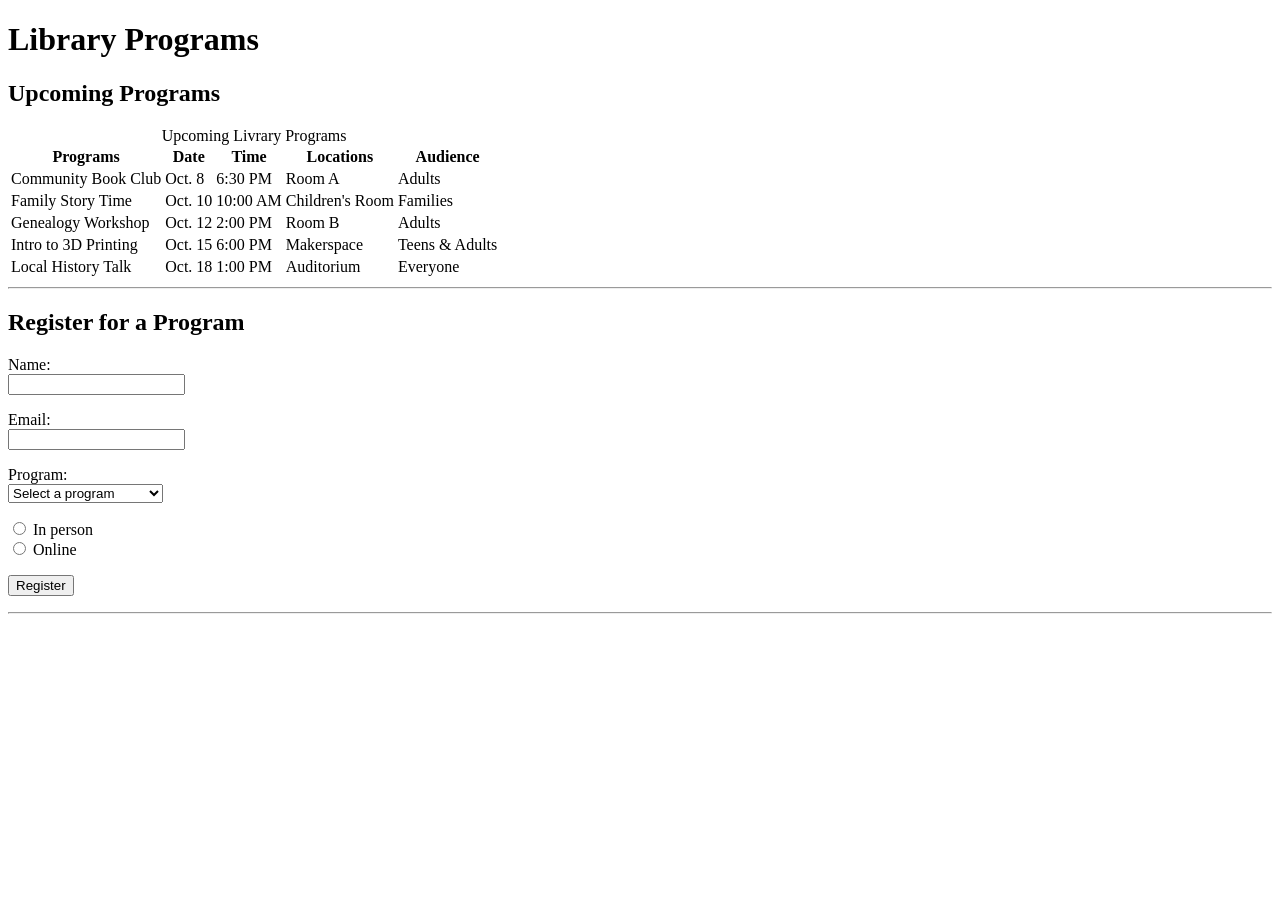
<file: exercise06.html>
<!DOCTYPE html>
<html lang="en">
    <head>
        <meta charset="utf-8">
        <meta name = "viewport" content="width=device-width, initial-scale=1.0">
        <title> Library Programs</title>
    </head>
    <body>
        <h1>Library Programs</h1>

        <h2>Upcoming Programs</h2>

        <table>
            <caption>Upcoming Livrary Programs</caption>
            <thead>
                <tr>
                    <th scope="col">Programs</th>
                    <th scope="col">Date</th>
                    <th scope="col">Time</th>
                    <th scope="col">Locations</th>
                    <th scope="col">Audience</th>
                </tr>
            </thead>
            <tbody>
                <tr>
                    <td>Community Book Club</td>
                    <td>Oct. 8</td>
                    <td>6:30 PM</td>
                    <td>Room A</td>
                    <td>Adults</td>
                </tr>
                <tr>
                    <td>Family Story Time</td>
                    <td>Oct. 10</td>
                    <td>10:00 AM</td>
                    <td>Children's Room</td>
                    <td>Families</td>
                </tr>
                <tr>
                    <td>Genealogy Workshop</td>
                    <td>Oct. 12</td>
                    <td>2:00 PM</td>
                    <td>Room B</td>
                    <td>Adults</td>
                </tr>
                <tr>
                    <td>Intro to 3D Printing</td>
                    <td>Oct. 15</td>
                    <td>6:00 PM</td>
                    <td>Makerspace</td>
                    <td>Teens &amp; Adults</td>
                </tr>
                <tr>
                    <td>Local History Talk</td>
                    <td>Oct. 18</td>
                    <td>1:00 PM</td>
                    <td>Auditorium</td>
                    <td>Everyone</td>
                </tr>
            </tbody>
        </table>
            <hr>

        <h2>Register for a Program</h2>

        <form>
            <p>
                <label for="name">Name:</label><br>
                <input type="text" id="name" name="name">
            </p>

            <p>
                <label for="email">Email:</label><br>
                <input type="text" id="email" name="email">
            </p>

            <p>
                <label for="program">Program:</label><br>
                <select id="program" name="program">
                    <option value="">Select a program</option>
                    <option value="book-club">Community Book Club</option>
                    <option value="story-time">Family Story Time</option>
                    <option value="genealogy">Genealogy Workshop</option>
                    <option value="3d-printing">Intro to 3D Printing</option>
                    <option value="history-talk">Local History Talk</option>
                </select>
            </p>

            <p>
                <input type="radio" id="in-person" name="attendance" value="in-person">
                <label for="in-person">In person</label><br>
                <input type="radio" id="online" name="attendance" value="online">
                <label for="online">Online</label>
            </p>

            <p>
                <input type="submit" value="Register">
            </p>
        </form>

        <hr>
    </body>
</html>
</file>
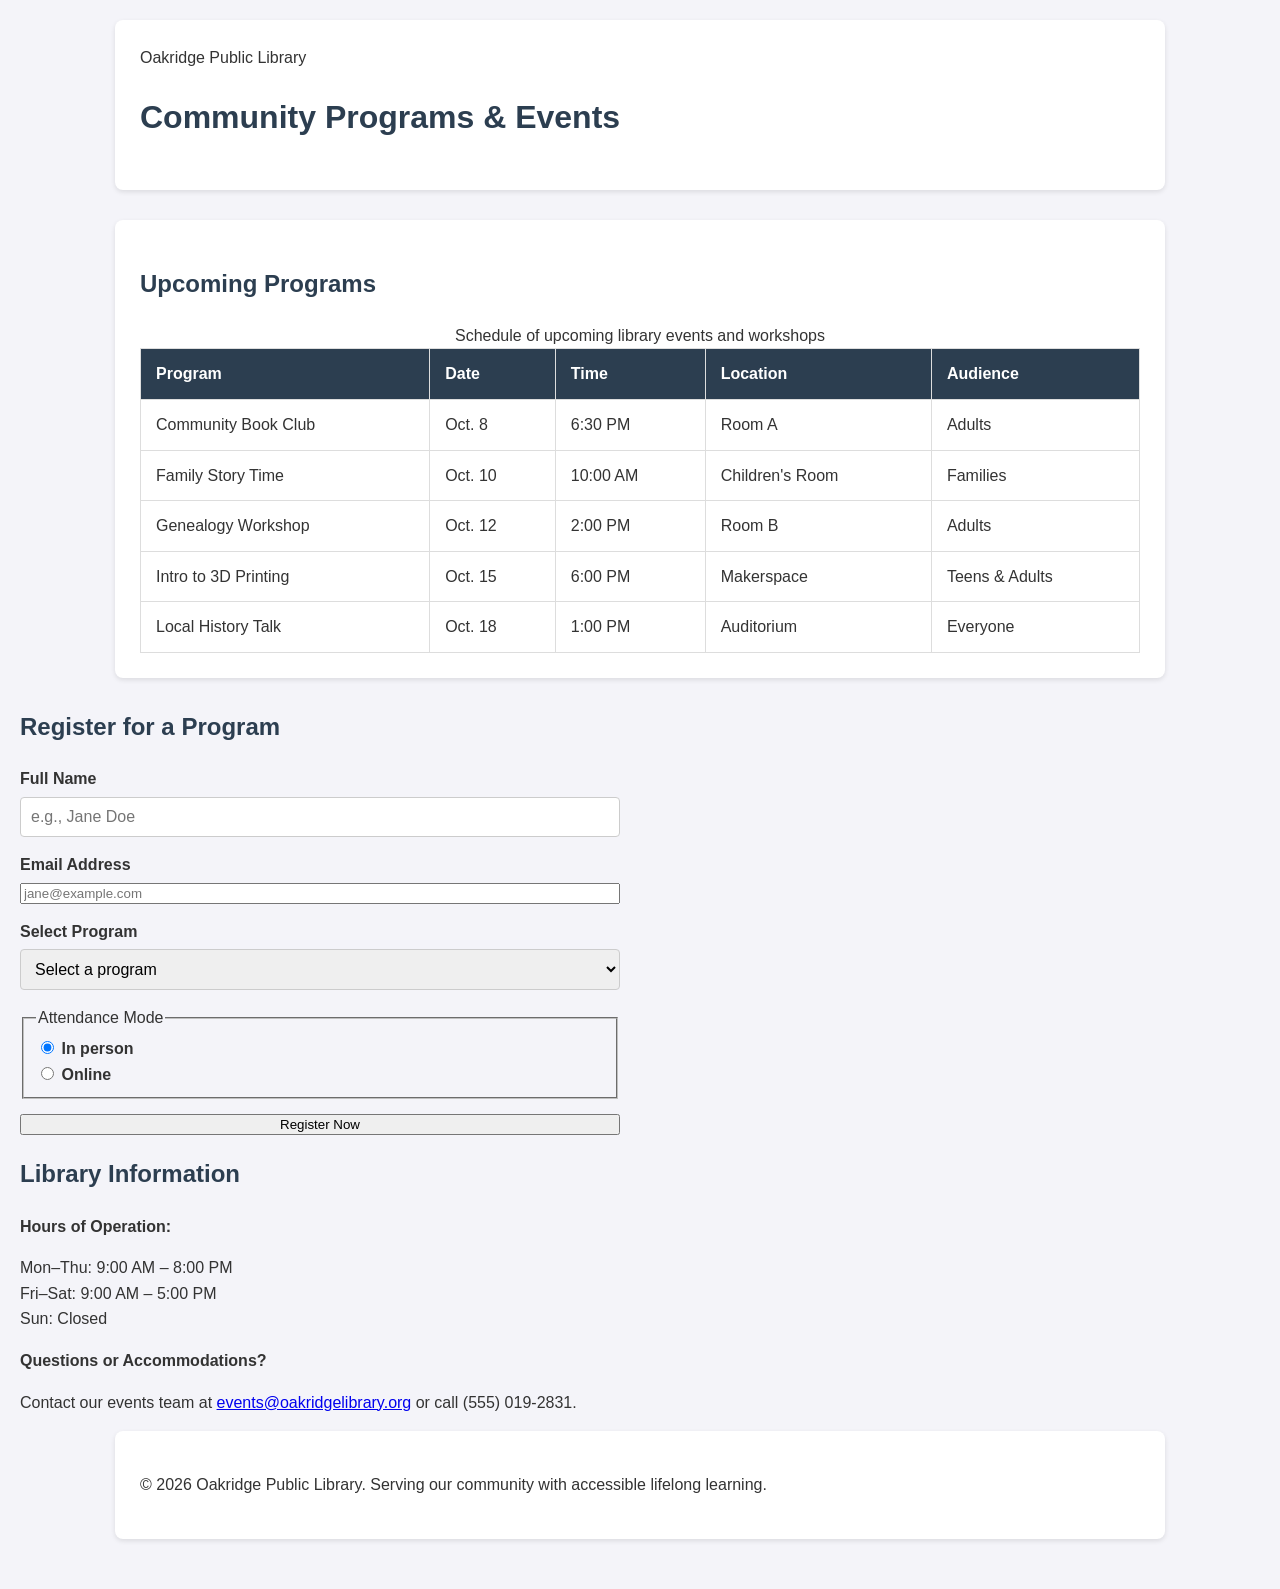
<file: exercise08.html>
<!DOCTYPE html>
<html lang="en">
<head>
    <meta charset="utf-8">
    <meta name="viewport" content="width=device-width, initial-scale=1.0">
    <title>Community Library Programs & Events</title>

    <!-- Google Fonts for Typography -->
    <link rel="preconnect" href="https://fonts.googleapis.com">
    <link rel="preconnect" href="https://fonts.gstatic.com" crossorigin>
    <link href="https://fonts.googleapis.com/css2?family=Inter:wght@400;500;600&family=Merriweather:wght@700&display=swap" rel="stylesheet">

    <!-- Stylesheet -->
    <link rel="stylesheet" href="style.css">
</head>
<body>

    <!-- Header Section -->
    <header class="site-header">
        <div class="header-content">
            <span class="library-tag">Oakridge Public Library</span>
            <h1>Community Programs & Events</h1>
        </div>
    </header>

    <!-- Main Container Layout (Flexbox Row on Desktop) -->
    <div class="page-container">
        
        <!-- Left / Main Column: Upcoming Programs Table -->
        <main class="main-content">
            <section class="programs-section">
                <h2>Upcoming Programs</h2>
                <div class="table-wrapper">
                    <table>
                        <caption>Schedule of upcoming library events and workshops</caption>
                        <thead>
                            <tr>
                                <th scope="col">Program</th>
                                <th scope="col">Date</th>
                                <th scope="col">Time</th>
                                <th scope="col">Location</th>
                                <th scope="col">Audience</th>
                            </tr>
                        </thead>
                        <tbody>
                            <tr>
                                <td class="program-name">Community Book Club</td>
                                <td>Oct. 8</td>
                                <td>6:30 PM</td>
                                <td>Room A</td>
                                <td><span class="badge">Adults</span></td>
                            </tr>
                            <tr>
                                <td class="program-name">Family Story Time</td>
                                <td>Oct. 10</td>
                                <td>10:00 AM</td>
                                <td>Children's Room</td>
                                <td><span class="badge">Families</span></td>
                            </tr>
                            <tr>
                                <td class="program-name">Genealogy Workshop</td>
                                <td>Oct. 12</td>
                                <td>2:00 PM</td>
                                <td>Room B</td>
                                <td><span class="badge">Adults</span></td>
                            </tr>
                            <tr>
                                <td class="program-name">Intro to 3D Printing</td>
                                <td>Oct. 15</td>
                                <td>6:00 PM</td>
                                <td>Makerspace</td>
                                <td><span class="badge">Teens &amp; Adults</span></td>
                            </tr>
                            <tr>
                                <td class="program-name">Local History Talk</td>
                                <td>Oct. 18</td>
                                <td>1:00 PM</td>
                                <td>Auditorium</td>
                                <td><span class="badge">Everyone</span></td>
                            </tr>
                        </tbody>
                    </table>
                </div>
            </section>
        </main>

        <!-- Sidebar Section Layout (Flexbox Column) -->
        <aside class="sidebar-content">
            
            <!-- Registration Form Area -->
            <section class="registration-card">
                <h2>Register for a Program</h2>
                <form action="#" method="post">
                    <div class="form-group">
                        <label for="name">Full Name</label>
                        <input type="text" id="name" name="name" required placeholder="e.g., Jane Doe">
                    </div>

                    <div class="form-group">
                        <label for="email">Email Address</label>
                        <input type="email" id="email" name="email" required placeholder="jane@example.com">
                    </div>

                    <div class="form-group">
                        <label for="program">Select Program</label>
                        <select id="program" name="program" required>
                            <option value="">Select a program</option>
                            <option value="book-club">Community Book Club</option>
                            <option value="story-time">Family Story Time</option>
                            <option value="genealogy">Genealogy Workshop</option>
                            <option value="3d-printing">Intro to 3D Printing</option>
                            <option value="history-talk">Local History Talk</option>
                        </select>
                    </div>

                    <fieldset class="attendance-fieldset">
                        <legend>Attendance Mode</legend>
                        <div class="radio-option">
                            <input type="radio" id="in-person" name="attendance" value="in-person" checked>
                            <label for="in-person">In person</label>
                        </div>
                        <div class="radio-option">
                            <input type="radio" id="online" name="attendance" value="online">
                            <label for="online">Online</label>
                        </div>
                    </fieldset>

                    <button type="submit" class="submit-btn">Register Now</button>
                </form>
            </section>

            <!-- Additional Information Area -->
            <section class="info-card">
                <h2>Library Information</h2>
                <div class="info-item">
                    <strong>Hours of Operation:</strong>
                    <p>Mon–Thu: 9:00 AM – 8:00 PM<br>Fri–Sat: 9:00 AM – 5:00 PM<br>Sun: Closed</p>
                </div>
                <div class="info-item">
                    <strong>Questions or Accommodations?</strong>
                    <p>Contact our events team at <a href="mailto:events@oakridgelibrary.org">events@oakridgelibrary.org</a> or call (555) 019-2831.</p>
                </div>
            </section>

        </aside>
    </div>

    <!-- Footer Area -->
    <footer class="site-footer">
        <p>&copy; 2026 Oakridge Public Library. Serving our community with accessible lifelong learning.</p>
    </footer>

</body>
</html>
</file>
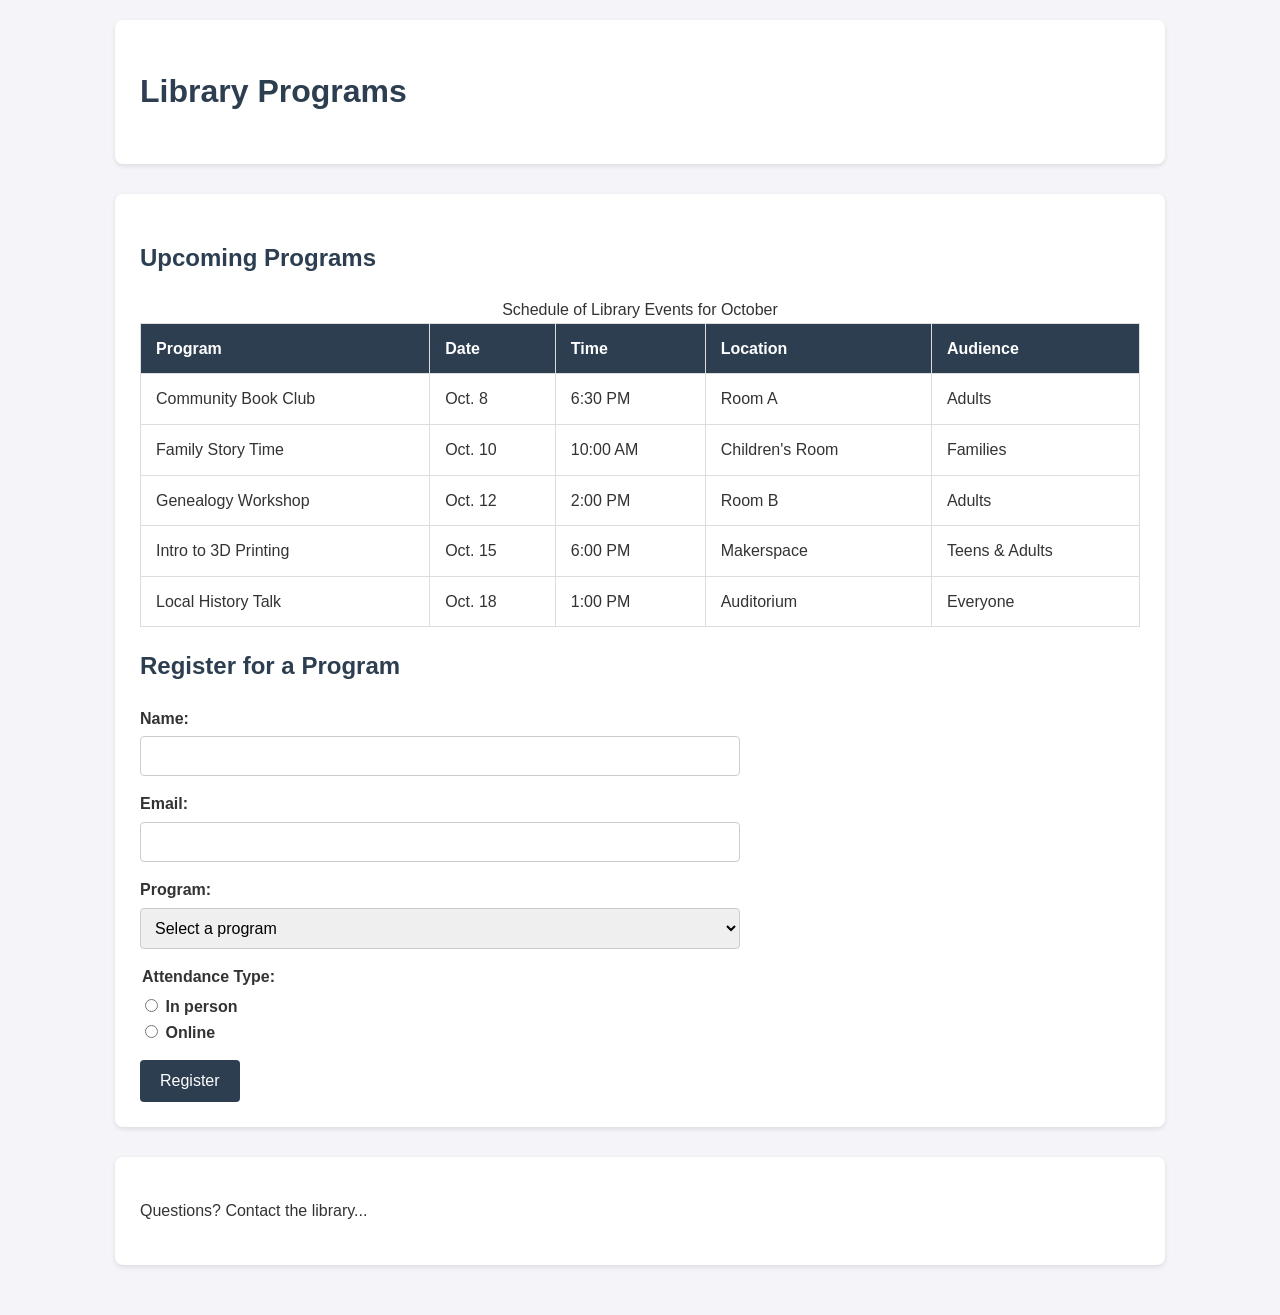
<file: exercise09.html>
<!DOCTYPE html>
<html lang="en">
<head>
    <meta charset="UTF-8">
    <meta name="viewport" content="width=device-width, initial-scale=1.0">
    <title>Library Programs - Exercise 09 (Accessibility)</title>
    <link rel="stylesheet" href="style.css">
</head>
<body>

    <header>
        <h1>Library Programs</h1>
    </header>

    <main>
        <section>
            <h2>Upcoming Programs</h2>
            <div class="table-container">
                <table>
                    <caption>Schedule of Library Events for October</caption>
                    <thead>
                        <tr>
                            <th scope="col">Program</th>
                            <th scope="col">Date</th>
                            <th scope="col">Time</th>
                            <th scope="col">Location</th>
                            <th scope="col">Audience</th>
                        </tr>
                    </thead>
                    <tbody>
                        <tr>
                            <td>Community Book Club</td>
                            <td>Oct. 8</td>
                            <td>6:30 PM</td>
                            <td>Room A</td>
                            <td>Adults</td>
                        </tr>
                        <tr>
                            <td>Family Story Time</td>
                            <td>Oct. 10</td>
                            <td>10:00 AM</td>
                            <td>Children's Room</td>
                            <td>Families</td>
                        </tr>
                        <tr>
                            <td>Genealogy Workshop</td>
                            <td>Oct. 12</td>
                            <td>2:00 PM</td>
                            <td>Room B</td>
                            <td>Adults</td>
                        </tr>
                        <tr>
                            <td>Intro to 3D Printing</td>
                            <td>Oct. 15</td>
                            <td>6:00 PM</td>
                            <td>Makerspace</td>
                            <td>Teens & Adults</td>
                        </tr>
                        <tr>
                            <td>Local History Talk</td>
                            <td>Oct. 18</td>
                            <td>1:00 PM</td>
                            <td>Auditorium</td>
                            <td>Everyone</td>
                        </tr>
                    </tbody>
                </table>
            </div>
        </section>

        <section>
            <h2>Register for a Program</h2>
            <form action="#" method="POST">
                <div class="form-group">
                    <label for="name">Name:</label>
                    <input type="text" id="name" name="name" required>
                </div>

                <div class="form-group">
                    <label for="email">Email:</label>
                    <input type="text" id="email" name="email" required>
                </div>

                <div class="form-group">
                    <label for="program-select">Program:</label>
                    <select id="program-select" name="program">
                        <option value="">Select a program</option>
                        <option value="book-club">Community Book Club</option>
                        <option value="story-time">Family Story Time</option>
                        <option value="genealogy">Genealogy Workshop</option>
                        <option value="3d-printing">Intro to 3D Printing</option>
                        <option value="history-talk">Local History Talk</option>
                    </select>
                </div>

                <fieldset style="border:none; padding:0; margin:0;">
                    <legend style="font-weight:bold; margin-bottom:5px;">Attendance Type:</legend>
                    <label><input type="radio" name="attendance" value="in-person"> In person</label><br>
                    <label><input type="radio" name="attendance" value="online"> Online</label>
                </fieldset>

                <input type="submit" value="Register">
            </form>
        </section>
    </main>

    <footer>
        <p>Questions? Contact the library...</p>
    </footer>

</body>
</html>
</file>
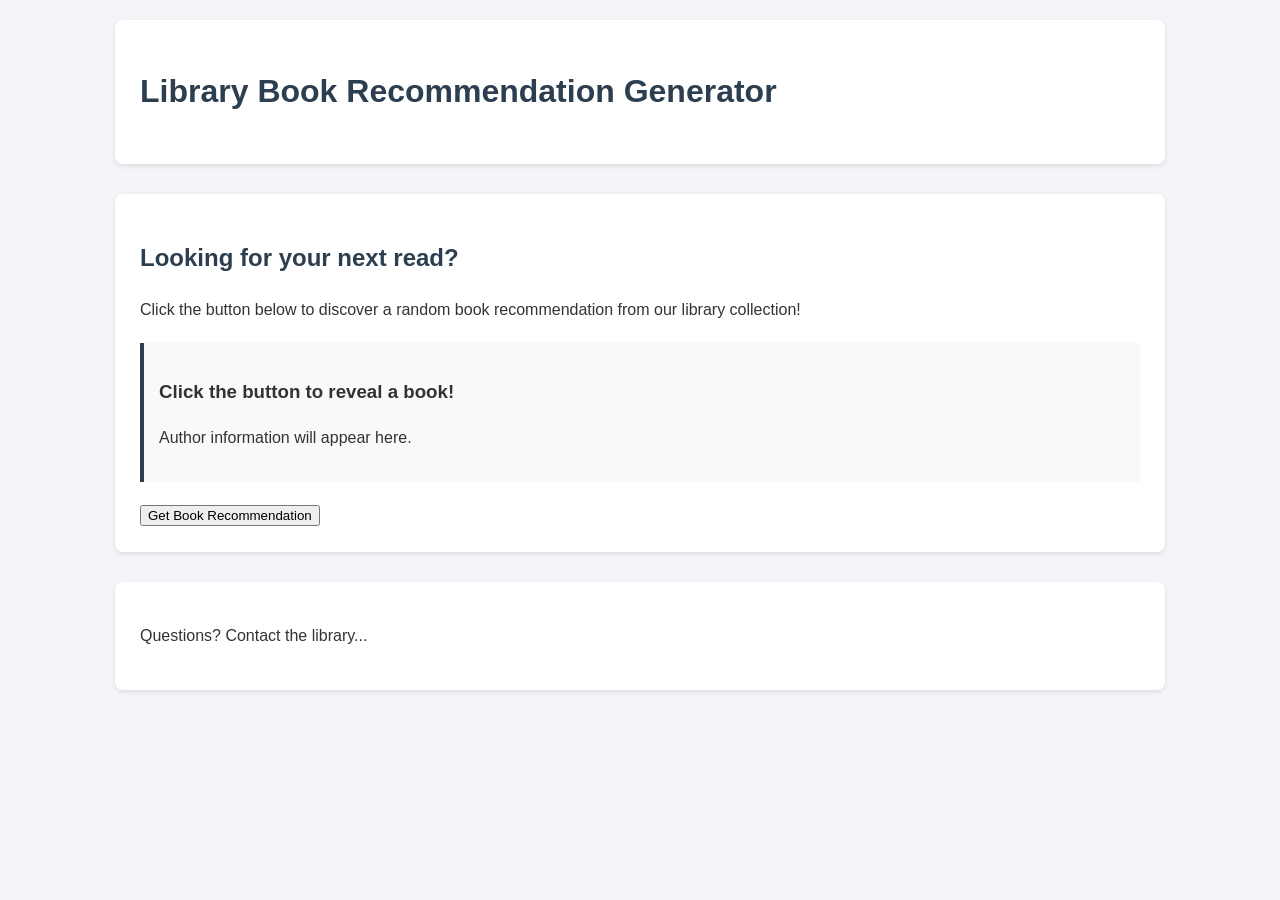
<file: exercise10.html>
<!DOCTYPE html>
<html lang="en">
<head>
    <meta charset="UTF-8">
    <meta name="viewport" content="width=device-width, initial-scale=1.0">
    <title>Exercise 10 - Interactive JavaScript</title>
    <link rel="stylesheet" href="style.css">
</head>
<body>

    <header>
        <h1>Library Book Recommendation Generator</h1>
    </header>

    <main>
        <section>
            <h2>Looking for your next read?</h2>
            <p>Click the button below to discover a random book recommendation from our library collection!</p>
            
            <div id="recommendation-card" style="margin: 20px 0; padding: 15px; border-left: 4px solid #2c3e50; background: #f9f9f9;">
                <h3 id="book-title">Click the button to reveal a book!</h3>
                <p id="book-author">Author information will appear here.</p>
            </div>

            <button id="recommend-btn">Get Book Recommendation</button>
        </section>
    </main>

    <footer>
        <p>Questions? Contact the library...</p>
    </footer>

    <!-- Connect external JavaScript file before closing body tag -->
    <script src="scriptExercise10.js"></script>
</body>
</html>
</file>
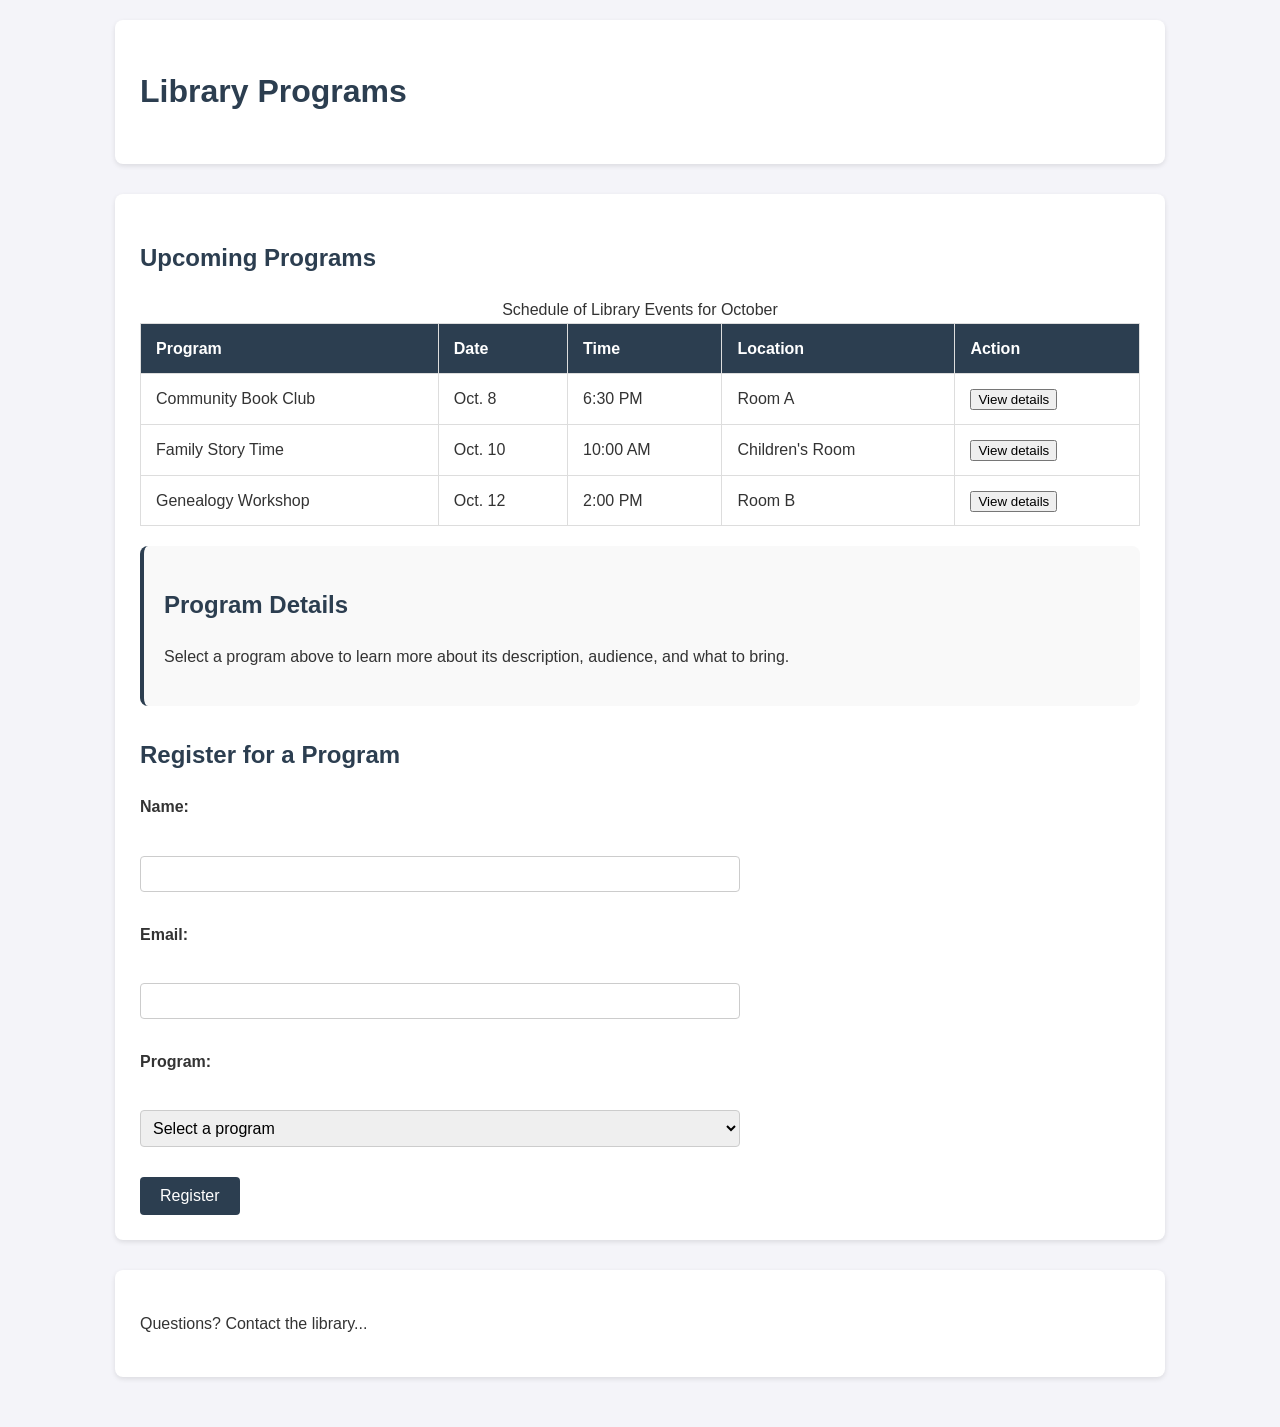
<file: exercise11.html>
<!DOCTYPE html>
<html lang="en">
<head>
    <meta charset="UTF-8">
    <meta name="viewport" content="width=device-width, initial-scale=1.0">
    <title>Library Programs - Exercise 11</title>
    <link rel="stylesheet" href="style.css">
</head>
<body>

    <header>
        <h1>Library Programs</h1>
    </header>

    <main>
        <section>
            <h2>Upcoming Programs</h2>
            <div class="table-container">
                <table>
                    <caption>Schedule of Library Events for October</caption>
                    <thead>
                        <tr>
                            <th scope="col">Program</th>
                            <th scope="col">Date</th>
                            <th scope="col">Time</th>
                            <th scope="col">Location</th>
                            <th scope="col">Action</th>
                        </tr>
                    </thead>
                    <tbody>
                        <tr>
                            <td>Community Book Club</td>
                            <td>Oct. 8</td>
                            <td>6:30 PM</td>
                            <td>Room A</td>
                            <td><button class="details-btn" data-program="book-club">View details</button></td>
                        </tr>
                        <tr>
                            <td>Family Story Time</td>
                            <td>Oct. 10</td>
                            <td>10:00 AM</td>
                            <td>Children's Room</td>
                            <td><button class="details-btn" data-program="story-time">View details</button></td>
                        </tr>
                        <tr>
                            <td>Genealogy Workshop</td>
                            <td>Oct. 12</td>
                            <td>2:00 PM</td>
                            <td>Room B</td>
                            <td><button class="details-btn" data-program="genealogy">View details</button></td>
                        </tr>
                    </tbody>
                </table>
            </div>
        </section>

        <!-- Program Details Section -->
        <section id="program-details-section" style="margin-bottom: 30px; padding: 20px; background: #f9f9f9; border-radius: 8px; border-left: 4px solid #2c3e50;">
            <h2>Program Details</h2>
            <p id="details-instructions">Select a program above to learn more about its description, audience, and what to bring.</p>
            
            <div id="details-content" style="display: none;">
                <h3 id="detail-title"></h3>
                <p><strong>Description:</strong> <span id="detail-desc"></span></p>
                <p><strong>Audience:</strong> <span id="detail-audience"></span></p>
                <p><strong>What to Bring:</strong> <span id="detail-bring"></span></p>
                <button id="quick-register-btn" style="margin-top: 10px; padding: 8px 15px; background: #2c3e50; color: white; border: none; border-radius: 4px; cursor: pointer;">Register for this program</button>
            </div>
        </section>

        <section>
            <h2>Register for a Program</h2>
            <form action="#" method="POST">
                <div class="form-group" style="margin-bottom: 15px;">
                    <label for="name">Name:</label><br>
                    <input type="text" id="name" name="name" required style="width: 100%; padding: 8px; box-sizing: border-box;">
                </div>

                <div class="form-group" style="margin-bottom: 15px;">
                    <label for="email">Email:</label><br>
                    <input type="text" id="email" name="email" required style="width: 100%; padding: 8px; box-sizing: border-box;">
                </div>

                <div class="form-group" style="margin-bottom: 15px;">
                    <label for="program-select">Program:</label><br>
                    <select id="program-select" name="program" style="width: 100%; padding: 8px; box-sizing: border-box;">
                        <option value="">Select a program</option>
                        <option value="book-club">Community Book Club</option>
                        <option value="story-time">Family Story Time</option>
                        <option value="genealogy">Genealogy Workshop</option>
                    </select>
                </div>

                <input type="submit" value="Register" style="padding: 10px 20px; background: #2c3e50; color: white; border: none; border-radius: 4px; cursor: pointer;">
            </form>
        </section>
    </main>

    <footer>
        <p>Questions? Contact the library...</p>
    </footer>

    <script src="scriptExercise11.js"></script>
</body>
</html>
</file>
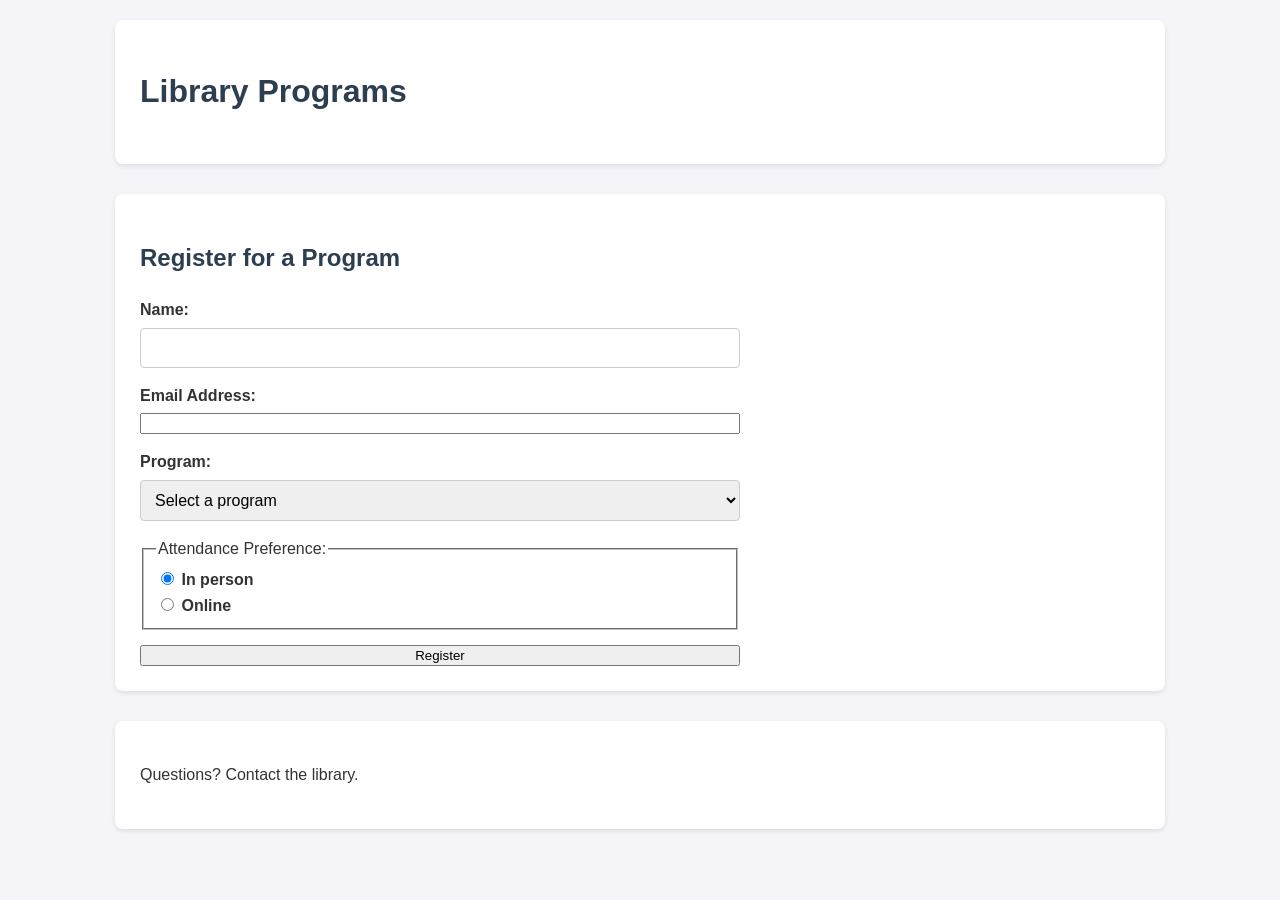
<file: exercise12.html>
<!DOCTYPE html>
<html lang="en">
<head>
    <meta charset="UTF-8">
    <meta name="viewport" content="width=device-width, initial-scale=1.0">
    <title>Library Programs - Exercise 12</title>
    <link rel="stylesheet" href="style.css">
</head>
<body>

    <header>
        <h1>Library Programs</h1>
    </header>

    <main>
        <section>
            <h2>Register for a Program</h2>
            <form id="registration-form" action="#" method="POST">
                <div class="form-group">
                    <label for="name">Name:</label>
                    <input type="text" id="name" name="name" required>
                </div>

                <div class="form-group">
                    <label for="email">Email Address:</label>
                    <input type="email" id="email" name="email" required>
                </div>

                <div class="form-group">
                    <label for="program-select">Program:</label>
                    <select id="program-select" name="program" required>
                        <option value="">Select a program</option>
                        <option value="book-club">Community Book Club</option>
                        <option value="story-time">Family Story Time</option>
                        <option value="genealogy">Genealogy Workshop</option>
                        <option value="3d-printing">Intro to 3D Printing</option>
                        <option value="history-talk">Local History Talk</option>
                    </select>
                </div>

                <fieldset>
                    <legend>Attendance Preference:</legend>
                    <div>
                        <input type="radio" id="in-person" name="attendance" value="in-person" checked>
                        <label for="in-person">In person</label>
                    </div>
                    <div>
                        <input type="radio" id="online" name="attendance" value="online">
                        <label for="online">Online</label>
                    </div>
                </fieldset>

                <button type="submit">Register</button>
            </form>

            <div id="confirmation-message" role="status" aria-live="polite" style="display: none; margin-top: 20px; padding: 15px; border-left: 4px solid #2c3e50; background: #f4f4f9;"></div>
        </section>
    </main>

    <footer>
        <p>Questions? Contact the library.</p>
    </footer>

    <script src="scriptExercise12.js"></script>
</body>
</html>
</file>
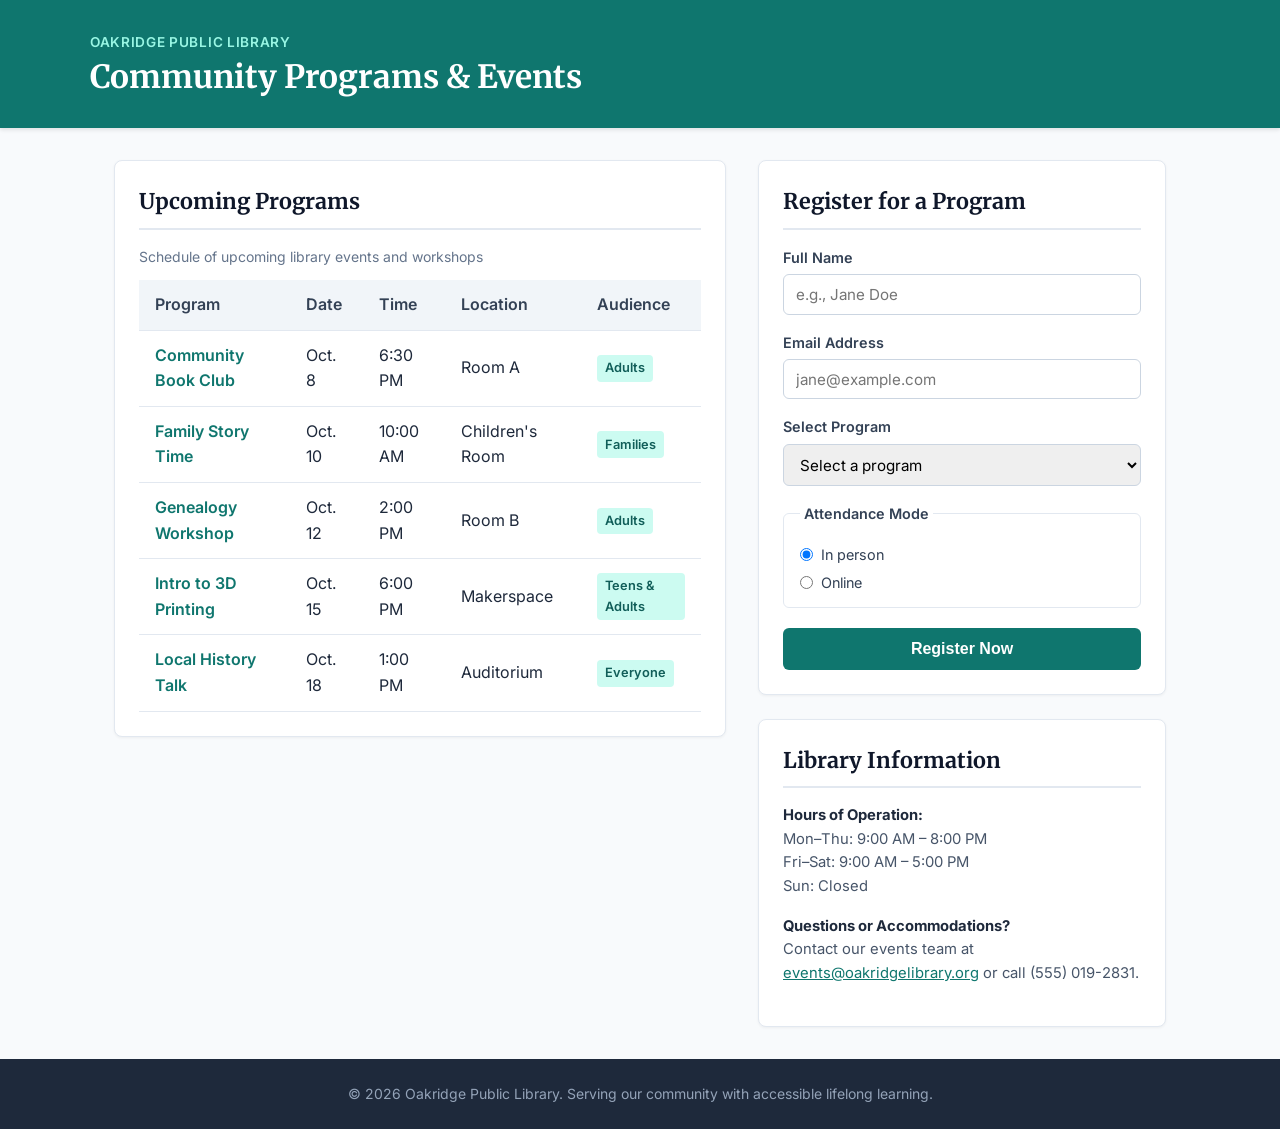
<file: exercise7/exercise07.html>
<!DOCTYPE html>
<html lang="en">
<head>
    <meta charset="utf-8">
    <meta name="viewport" content="width=device-width, initial-scale=1.0">
    <title>Community Library Programs & Events</title>

    <!-- Google Fonts for Typography -->
    <link rel="preconnect" href="https://fonts.googleapis.com">
    <link rel="preconnect" href="https://fonts.gstatic.com" crossorigin>
    <link href="https://fonts.googleapis.com/css2?family=Inter:wght@400;500;600&family=Merriweather:wght@700&display=swap" rel="stylesheet">

    <!-- Stylesheet -->
    <link rel="stylesheet" href="style.css">
</head>
<body>

    <!-- Header Section -->
    <header class="site-header">
        <div class="header-content">
            <span class="library-tag">Oakridge Public Library</span>
            <h1>Community Programs & Events</h1>
        </div>
    </header>

    <!-- Main Container Layout (Flexbox Row on Desktop) -->
    <div class="page-container">
        
        <!-- Left / Main Column: Upcoming Programs Table -->
        <main class="main-content">
            <section class="programs-section">
                <h2>Upcoming Programs</h2>
                <div class="table-wrapper">
                    <table>
                        <caption>Schedule of upcoming library events and workshops</caption>
                        <thead>
                            <tr>
                                <th scope="col">Program</th>
                                <th scope="col">Date</th>
                                <th scope="col">Time</th>
                                <th scope="col">Location</th>
                                <th scope="col">Audience</th>
                            </tr>
                        </thead>
                        <tbody>
                            <tr>
                                <td class="program-name">Community Book Club</td>
                                <td>Oct. 8</td>
                                <td>6:30 PM</td>
                                <td>Room A</td>
                                <td><span class="badge">Adults</span></td>
                            </tr>
                            <tr>
                                <td class="program-name">Family Story Time</td>
                                <td>Oct. 10</td>
                                <td>10:00 AM</td>
                                <td>Children's Room</td>
                                <td><span class="badge">Families</span></td>
                            </tr>
                            <tr>
                                <td class="program-name">Genealogy Workshop</td>
                                <td>Oct. 12</td>
                                <td>2:00 PM</td>
                                <td>Room B</td>
                                <td><span class="badge">Adults</span></td>
                            </tr>
                            <tr>
                                <td class="program-name">Intro to 3D Printing</td>
                                <td>Oct. 15</td>
                                <td>6:00 PM</td>
                                <td>Makerspace</td>
                                <td><span class="badge">Teens &amp; Adults</span></td>
                            </tr>
                            <tr>
                                <td class="program-name">Local History Talk</td>
                                <td>Oct. 18</td>
                                <td>1:00 PM</td>
                                <td>Auditorium</td>
                                <td><span class="badge">Everyone</span></td>
                            </tr>
                        </tbody>
                    </table>
                </div>
            </section>
        </main>

        <!-- Sidebar Section Layout (Flexbox Column) -->
        <aside class="sidebar-content">
            
            <!-- Registration Form Area -->
            <section class="registration-card">
                <h2>Register for a Program</h2>
                <form action="#" method="post">
                    <div class="form-group">
                        <label for="name">Full Name</label>
                        <input type="text" id="name" name="name" required placeholder="e.g., Jane Doe">
                    </div>

                    <div class="form-group">
                        <label for="email">Email Address</label>
                        <input type="email" id="email" name="email" required placeholder="jane@example.com">
                    </div>

                    <div class="form-group">
                        <label for="program">Select Program</label>
                        <select id="program" name="program" required>
                            <option value="">Select a program</option>
                            <option value="book-club">Community Book Club</option>
                            <option value="story-time">Family Story Time</option>
                            <option value="genealogy">Genealogy Workshop</option>
                            <option value="3d-printing">Intro to 3D Printing</option>
                            <option value="history-talk">Local History Talk</option>
                        </select>
                    </div>

                    <fieldset class="attendance-fieldset">
                        <legend>Attendance Mode</legend>
                        <div class="radio-option">
                            <input type="radio" id="in-person" name="attendance" value="in-person" checked>
                            <label for="in-person">In person</label>
                        </div>
                        <div class="radio-option">
                            <input type="radio" id="online" name="attendance" value="online">
                            <label for="online">Online</label>
                        </div>
                    </fieldset>

                    <button type="submit" class="submit-btn">Register Now</button>
                </form>
            </section>

            <!-- Additional Information Area -->
            <section class="info-card">
                <h2>Library Information</h2>
                <div class="info-item">
                    <strong>Hours of Operation:</strong>
                    <p>Mon–Thu: 9:00 AM – 8:00 PM<br>Fri–Sat: 9:00 AM – 5:00 PM<br>Sun: Closed</p>
                </div>
                <div class="info-item">
                    <strong>Questions or Accommodations?</strong>
                    <p>Contact our events team at <a href="mailto:events@oakridgelibrary.org">events@oakridgelibrary.org</a> or call (555) 019-2831.</p>
                </div>
            </section>

        </aside>
    </div>

    <!-- Footer Area -->
    <footer class="site-footer">
        <p>&copy; 2026 Oakridge Public Library. Serving our community with accessible lifelong learning.</p>
    </footer>

</body>
</html>
</file>
<file: style.css>
body {
    font-family: Arial, sans-serif;
    margin: 0;
    padding: 20px;
    background-color: #f4f4f9;
    color: #333;
    line-height: 1.6;
}

header, main, footer {
    max-width: 1000px;
    margin: 0 auto 30px auto;
    background: #fff;
    padding: 25px;
    border-radius: 8px;
    box-shadow: 0 2px 5px rgba(0,0,0,0.1);
}

h1, h2 {
    color: #2c3e50;
}

.table-container {
    width: 100%;
    overflow-x: auto;
    -webkit-overflow-scrolling: touch;
    margin-bottom: 20px;
}

table {
    width: 100%;
    border-collapse: collapse;
    min-width: 600px;
}

th, td {
    padding: 12px 15px;
    border: 1px solid #ddd;
    text-align: left;
}

th {
    background-color: #2c3e50;
    color: white;
}

form {
    display: flex;
    flex-direction: column;
    gap: 15px;
    max-width: 600px;
}

.form-group {
    display: flex;
    flex-direction: column;
    gap: 5px;
}

label {
    font-weight: bold;
}

input[type="text"], select {
    padding: 10px;
    border: 1px solid #ccc;
    border-radius: 4px;
    font-size: 1rem;
    width: 100%;
    box-sizing: border-box;
}

input[type="submit"] {
    background-color: #2c3e50;
    color: white;
    padding: 12px 20px;
    border: none;
    border-radius: 4px;
    font-size: 1rem;
    cursor: pointer;
    align-self: flex-start;
}

input[type="submit"]:hover {
    background-color: #34495e;
}

@media screen and (max-width: 768px) {
    body {
        padding: 10px;
    }

    header, main, footer {
        padding: 15px;
        margin-bottom: 20px;
    }

    h1 {
        font-size: 1.75rem;
    }

    h2 {
        font-size: 1.3rem;
    }
}

@media screen and (max-width: 480px) {
    body {
        padding: 5px;
    }

    header, main, footer {
        padding: 12px;
        border-radius: 4px;
    }

    input[type="submit"] {
        width: 100%;
    }

    a:focus-visible, input:focus-visible, select:focus-visible, button:focus-visible {
        outline: 3px solid #2c3e50;
        outline-offset: 2px;
    }
}
</file>
<file: exercise7/style.css>
/* ==========================================================================
   Base & Reset Styles
   ========================================================================== */
* {
    box-sizing: border-box;
    margin: 0;
    padding: 0;
}

body {
    font-family: 'Inter', system-ui, -apple-system, BlinkMacSystemFont, "Segoe UI", Roboto, sans-serif;
    line-height: 1.6;
    color: #1e293b;
    background-color: #f8fafc;
    display: flex;
    flex-direction: column;
    min-height: 100vh;
}

/* ==========================================================================
   Typography Hierarchy
   ========================================================================== */
h1, h2 {
    font-family: 'Merriweather', Georgia, serif;
    color: #0f172a;
}

h1 {
    font-size: 2rem;
    line-height: 1.2;
}

h2 {
    font-size: 1.35rem;
    margin-bottom: 1rem;
    border-bottom: 2px solid #e2e8f0;
    padding-bottom: 0.5rem;
}

/* ==========================================================================
   Header Layout (Flexbox)
   ========================================================================== */
.site-header {
    background-color: #0f766e;
    color: #ffffff;
    padding: 2rem 1.5rem;
    box-shadow: 0 2px 4px rgba(0, 0, 0, 0.1);
}

.site-header h1 {
    color: #ffffff;
}

.header-content {
    max-width: 1100px;
    margin: 0 auto;
    display: flex;
    flex-direction: column;
    gap: 0.25rem;
}

.library-tag {
    text-transform: uppercase;
    letter-spacing: 0.05em;
    font-size: 0.85rem;
    font-weight: 600;
    color: #99f6e4;
}

/* ==========================================================================
   Main Page Layout (Flexbox)
   ========================================================================== */
.page-container {
    max-width: 1100px;
    width: 100%;
    margin: 2rem auto;
    padding: 0 1.5rem;
    display: flex;
    flex-direction: column;
    gap: 2rem;
    flex: 1; /* Pushes footer to the bottom */
}

/* Flexbox Layout for wider screens */
@media (min-width: 768px) {
    .page-container {
        flex-direction: row;
        align-items: flex-start;
    }

    .main-content {
        flex: 3; /* Takes 3 parts of space */
    }

    .sidebar-content {
        flex: 2; /* Takes 2 parts of space */
        display: flex;
        flex-direction: column;
        gap: 1.5rem;
    }
}

/* ==========================================================================
   Table Component
   ========================================================================== */
.programs-section {
    background: #ffffff;
    padding: 1.5rem;
    border-radius: 8px;
    border: 1px solid #e2e8f0;
    box-shadow: 0 1px 3px rgba(0, 0, 0, 0.05);
}

.table-wrapper {
    overflow-x: auto;
}

table {
    width: 100%;
    border-collapse: collapse;
    text-align: left;
}

caption {
    font-size: 0.875rem;
    color: #64748b;
    margin-bottom: 0.75rem;
    text-align: left;
}

th, td {
    padding: 0.75rem 1rem;
    border-bottom: 1px solid #e2e8f0;
}

th {
    background-color: #f1f5f9;
    font-weight: 600;
    color: #334155;
}

tr:hover {
    background-color: #f8fafc;
}

.program-name {
    font-weight: 600;
    color: #0f766e;
}

.badge {
    display: inline-block;
    background-color: #ccfbf1;
    color: #115e59;
    padding: 0.2rem 0.5rem;
    border-radius: 4px;
    font-size: 0.8rem;
    font-weight: 600;
}

/* ==========================================================================
   Form & Cards Styling
   ========================================================================== */
.registration-card, .info-card {
    background: #ffffff;
    padding: 1.5rem;
    border-radius: 8px;
    border: 1px solid #e2e8f0;
    box-shadow: 0 1px 3px rgba(0, 0, 0, 0.05);
}

.form-group {
    display: flex;
    flex-direction: column;
    margin-bottom: 1rem;
}

label {
    font-weight: 600;
    font-size: 0.9rem;
    margin-bottom: 0.35rem;
    color: #334155;
}

input[type="text"],
input[type="email"],
select {
    padding: 0.6rem 0.75rem;
    border: 1px solid #cbd5e1;
    border-radius: 6px;
    font-family: inherit;
    font-size: 0.95rem;
    transition: border-color 0.2s, box-shadow 0.2s;
}

/* Focus state for Form Accessibility */
input[type="text"]:focus,
input[type="email"]:focus,
select:focus {
    outline: none;
    border-color: #0f766e;
    box-shadow: 0 0 0 3px rgba(15, 118, 110, 0.25);
}

.attendance-fieldset {
    border: 1px solid #e2e8f0;
    padding: 0.75rem 1rem;
    border-radius: 6px;
    margin-bottom: 1.25rem;
}

.attendance-fieldset legend {
    font-weight: 600;
    font-size: 0.9rem;
    padding: 0 0.25rem;
    color: #334155;
}

.radio-option {
    display: flex;
    align-items: center;
    gap: 0.5rem;
    margin-top: 0.35rem;
}

.radio-option label {
    font-weight: normal;
    margin-bottom: 0;
}

/* Submit Button & Interactive Hover/Focus States */
.submit-btn {
    width: 100%;
    padding: 0.75rem;
    background-color: #0f766e;
    color: #ffffff;
    border: none;
    border-radius: 6px;
    font-size: 1rem;
    font-weight: 600;
    cursor: pointer;
    transition: background-color 0.2s ease, transform 0.1s ease;
}

.submit-btn:hover {
    background-color: #0d9488;
}

.submit-btn:focus {
    outline: 2px solid #0f766e;
    outline-offset: 2px;
}

.submit-btn:active {
    transform: scale(0.99);
}

/* ==========================================================================
   Additional Info & Footer Layout
   ========================================================================== */
.info-item {
    margin-bottom: 1rem;
    font-size: 0.925rem;
}

.info-item p {
    color: #475569;
}

.info-item a {
    color: #0f766e;
    text-decoration: underline;
}

.info-item a:hover {
    color: #0d9488;
}

.site-footer {
    background-color: #1e293b;
    color: #94a3b8;
    text-align: center;
    padding: 1.5rem;
    font-size: 0.875rem;
    margin-top: auto;
}
</file>
